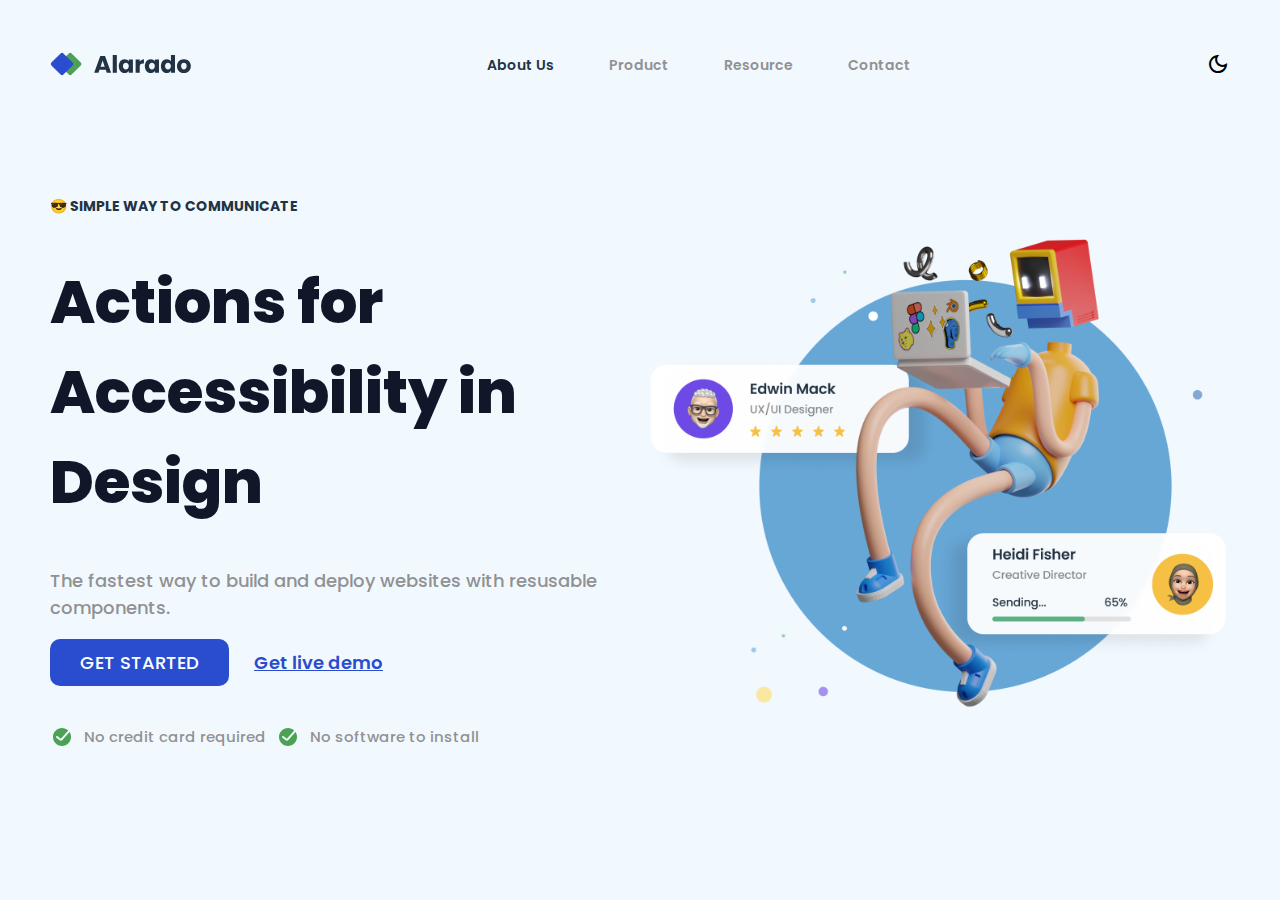
<file: dccl--responsive-simple-homepage/index.html>
<!DOCTYPE html>
<html lang="en">
<head>
    <meta charset="UTF-8">
    <meta name="viewport" content="width=device-width, initial-scale=1.0">
    <title>Alarado Home Page</title>
    <link href="https://fonts.googleapis.com/css2?family=Poppins:wght@400;500;600;700;800&display=swap" rel="stylesheet">
    <link rel="stylesheet" href="https://fonts.googleapis.com/css2?family=Material+Symbols+Outlined:opsz,wght,FILL,GRAD@24,400,0,0" />
    <link rel="stylesheet" href="css/style.css">
</head>
<body>
    <header class="header">
        <div class="header__logo">
            <img class="header__imagen" src="img/alarado-icon-homepage.svg" alt="img logo">
        </div>
        <div class="header__menuHamburguesa">
            <span id="menuHamburguesa" class="material-symbols-outlined">
                menu
            </span>
            <div id="menuDesplegado" class="menuDesplegado">
                <div class="close">
                    <span id="close" class="material-symbols-outlined">
                        close
                    </span>
                </div>
                <a href="#" class="header__menuDesplegado">About Us</a>
                <a href="#" class="header__menuDesplegado">Product</a>
                <a href="#" class="header__menuDesplegado">Resource</a>
                <a href="#" class="header__menuDesplegado">Contact</a>
                <div id="darkMode">
                    <span class="moon moon-desplegada material-symbols-outlined">
                        dark_mode
                    </span>
                </div>
            </div>
        </div>
        <nav class="header__navegacion">
            <a href="#" class="header__link">About Us</a>
            <a href="#" class="header__link">Product</a>
            <a href="#" class="header__link">Resource</a>
            <a href="#" class="header__link">Contact</a>
        </nav>
        <div id="darkMode2">
            <span class="moon2 material-symbols-outlined">
                dark_mode
            </span>
        </div>
    </header>
    <main class="hero">
        <div class="hero__contenido">
            <h4 class="hero__h4">😎  Simple way to communicate</h4>
            <h1 class="hero__principal">Actions for Accessibility in Design</h1>
            <p class="hero__parrafo">The fastest way to build and deploy websites with resusable components.</p>
            <div class="hero__botones">
                <button class="hero__botonPrincipal">Get Started</button>
                <button class="hero__botonSecundario">Get live demo</button>
            </div>
            <div class="hero__beneficios">
                <img class="hero__icono" src="img/Done_ring_round_fill.svg" alt="">
                <h5 class="hero__beneficio">No credit card required</h5>
                <img class="hero__icono" src="img/Done_ring_round_fill.svg" alt="">
                <h5 class="hero__beneficio">No software to install</h5>
            </div>
        </div>
        <img class="hero__imagen" src="img/hero-image-simple-homepage.png" alt="img hero">
    </main>


    <script src="js/app.js"></script>
</body>
</html>
</file>
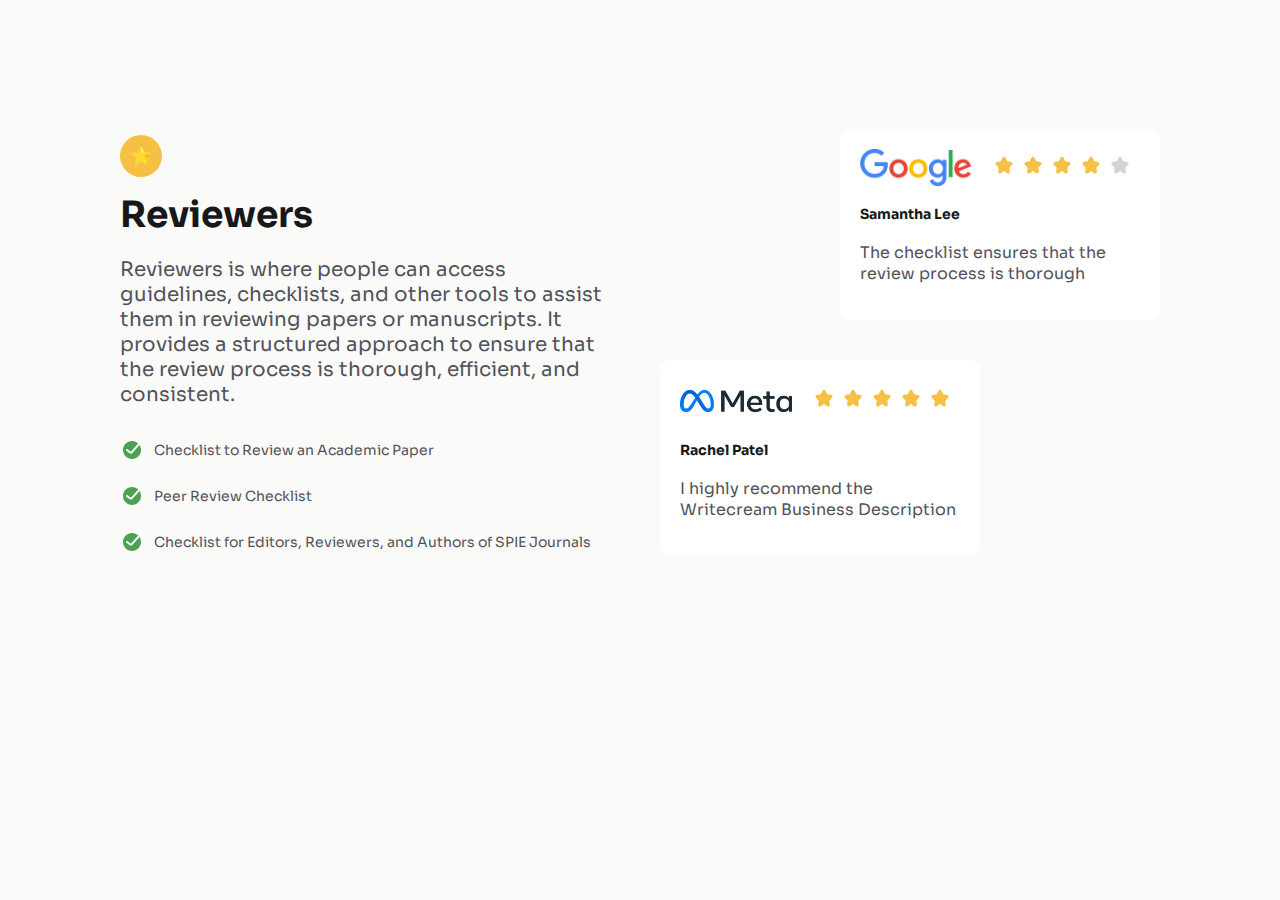
<file: dccl--responsive-testimonial-page/index.html>
<!DOCTYPE html>
<html lang="en">
<head>
    <meta charset="UTF-8">
    <meta name="viewport" content="width=device-width, initial-scale=1.0">
    <title>Testimonial Page</title>
    <link href="https://fonts.googleapis.com/css2?family=Sora:wght@300;400;500&display=swap" rel="stylesheet">
    <link rel="stylesheet" href="css/style.css">
</head>
<body>
    <main class="contenedor">
        <section class="contenido">
            <h2 class="contenido__emoji">⭐️</h2>
            <h1 class="contenido__titulo">Reviewers</h1>
            <p class="contenido__info">Reviewers is where people can access guidelines, checklists, and other tools to assist them in reviewing papers or manuscripts. It provides a structured approach to ensure that the review process is thorough, efficient, and consistent.</p>
            <div class="ventajas">
                <div class="ventaja">
                    <img class="ventaja__icono" src="img/Done_ring_round_fill.svg" alt="icono 1">
                    <h3 class="ventaja__contenido">Checklist to Review an Academic Paper</h3>
                </div>
                <div class="ventaja">
                    <img class="ventaja__icono" src="img/Done_ring_round_fill.svg" alt="icono 2">
                    <h3 class="ventaja__contenido">Peer Review Checklist</h3>
                </div>
                <div class="ventaja">
                    <img class="ventaja__icono" src="img/Done_ring_round_fill.svg" alt="icono 3">
                    <h3 class="ventaja__contenido">Checklist for Editors, Reviewers, and Authors of SPIE Journals</h3>
                </div>
            </div>
        </section>
        <div class="bloques">
            <div class="bloque bloque1">
                <div class="marca">
                    <img class="marca__imagen" src="img/google-testimonial.png" alt="">
                    <div class="marca__iconos">
                        <img src="img/Star_fill.svg" alt="" class="marca__icono">
                        <img src="img/Star_fill.svg" alt="" class="marca__icono">
                        <img src="img/Star_fill.svg" alt="" class="marca__icono">
                        <img src="img/Star_fill.svg" alt="" class="marca__icono">
                        <img src="img/Star_fill_gray.svg" alt="" class="marca__icono">
                    </div>
                </div>
                <div class="cliente">
                    <h4 class="cliente__nombre">Samantha Lee</h4>
                    <p class="cliente__opinion">The checklist ensures that the review process is thorough</p>
                </div>
            </div>
            <div class="bloque bloque2">
                <div class="marca">
                    <img class="marca__imagen" src="img/meta-testimonial.png" alt="">
                    <div class="marca__iconos">
                        <img src="img/Star_fill.svg" alt="" class="marca__icono">
                        <img src="img/Star_fill.svg" alt="" class="marca__icono">
                        <img src="img/Star_fill.svg" alt="" class="marca__icono">
                        <img src="img/Star_fill.svg" alt="" class="marca__icono">
                        <img src="img/Star_fill.svg" alt="" class="marca__icono">
                    </div>
                </div>
                <div class="cliente">
                    <h4 class="cliente__nombre">Rachel Patel</h4>
                    <p class="cliente__opinion">I highly recommend the Writecream Business Description</p>
                </div>
            </div>
        </div>
    </main>
</body>
</html>
</file>
<file: dccl--responsive-simple-homepage/css/style.css>
:root {
    /* COLORES */
    --negro: #111729;
    --gris: #223344;
    --grisClaro: #909193;
    --semiBlanco: #F2F9FE;
    --blanco: #fff;
    --verde: #4CA154;
    --azul: #2A4DD0;

    /* FUENTES */
    --principal: 'Poppins', sans-serif;

    /* SEPARACION */
    --separacion: 5rem;
}
.todo {
    background-color: #111729;
}
.todo h1 {
    color: #F2F9FE;
}
.todo a:first-of-type {
    color: #F2F9FE;
}
.todo span {
    color: #F2F9FE;
}
.todo .menuDesplegado {
    background-color: #111729;
}


html {
    box-sizing: border-box;
    font-size: 62.5%;
}
*, *:before, *:after {
    box-sizing: inherit;
}
.white {
    color: white;
}
body {
    font-family: var(--principal);
    font-size: 1.8rem;
    margin: var(--separacion);
    background-color: var(--semiBlanco);
}
h1 {
    color: var(--negro);
    font-size: 6rem;
    font-weight: 800;
}

a {
    text-decoration: none;
    color: var(--grisClaro);
}

img {
    max-width: 100%;
    display: block;
}
button {
    all: unset;
}
/* UTILIDADES */

.contenedor {
    max-width: 120rem;
    margin: 0 auto;
    width: 90%;
}

/* HEADER */
@media (max-width: 1020px) {
    .header__navegacion .header__link {
        display: none;
    }
    .header__menuHamburguesa {
        display: flex;
        flex-direction: column;
        align-items: center;
    }
    .header__menuHamburguesa span {
        display: block;
    }
    .material-symbols-outlined {
        font-size: 36px;
        cursor: pointer;
    }
    .menuDesplegado {
        background-color: #fff;
        display: flex;
        flex-direction: column;
        align-items: center;
        height: 740px;
        padding: 40px;
        position: absolute;
        display: none;
    }
    .close {
        text-align: end;
        margin-bottom: 20px;
        display: block;

    }
    .mostrarNav {
        display: block;
    }
    .ocultarNav {
        display: none;
    }
    
    .header__menuDesplegado {
        font-size: 45px;
    }
    .moon {
        display: none;
    }
    .moon-desplegada {
        text-align: center;
    }
    .moon2 {
        display: none;
    }

}
@media (min-width: 1024px) {
    .header__menuHamburguesa {
        display: none;
    }
    .header__navegacion {
        display: block;
    }
    .menuDesplegado {
        display: none;
    }
    .close {
        display: none;
    }
    .moon2 {
        display: block;
        cursor: pointer;

    }
}
.header {
    display: flex;
    align-items: center;
    flex-direction: row;
    justify-content: space-between;
    margin-bottom: calc(var(--separacion) * 2);
}
.header__link {
    font-size: 1.4rem;
    font-weight: 600;
    margin-right: var(--separacion);
}
a:first-of-type {
    color: var(--gris);
}
a:last-of-type {
    margin-right: 0;
}

/* HERO */

@media (min-width: 1024px) {
    .hero {
        display: flex;
        align-items: center;
        justify-content: space-between;
        gap: 20px;
    }
    .hero__imagen {
        width: 50%;
    }
}

@media (max-width: 1000px) {
    .hero {
        display: flex;
        flex-direction: column-reverse;
    }
}

.moon {
    cursor: pointer;
}
.whiteMoon {
    color: #fff;
}

.hero__h4 {
    text-transform: uppercase;
    color: var(--gris);
    font-size: 1.4rem;
}
.hero__parrafo {
    color: var(--grisClaro);
    font-weight: 500;
    font-size: 1.8rem;
}

.hero__botonPrincipal {
    background-color: var(--azul);
    border-radius: 1rem;
    text-transform: uppercase;
    color: var(--blanco);
    padding: 1rem 3rem;
    font-weight: 500;
    margin-right: 2rem;
    cursor: pointer;
}
.hero__botonSecundario {
    color: var(--azul);
    text-decoration: underline;
    font-weight: 600;
    cursor: pointer;
}
.hero__beneficios {
    display: flex;
    flex-direction: row;
    margin-top: calc(var(--separacion) - 2rem);
}
.hero__beneficio {
    margin: 1rem;
    color: var(--grisClaro);
    font-weight: 500;
}
</file>
<file: dccl--responsive-testimonial-page/css/style.css>
:root {
    /* COLORES */
    --amarillo: #F5C044;
    --negro: #18181B;
    --gris: #52525A;
    --grisClaro: #D4D4D8;
    --blanco: #fff;
    --semiBlanco: #FAFAF9;

    /* FUENTE */    
    --principal: 'Sora', sans-serif;
}

html {
    font-size: 62.5%;
    box-sizing: border-box;
}
*, *:before, *:after {
    box-sizing: inherit;
}
body {
    font-family: var(--principal);
    margin: 0;
    font-size: 2rem;
    background-color: var(--semiBlanco);
}
h1 {
    font-size: 3.6rem;
}
h3 {
    font-size: 1.4rem;
    color: var(--gris);
    font-weight: 400;
}
.cliente__opinion {
    font-size: 1.6rem;
}
h4 {
    font-size: 1.4rem;
    color: var(--gris);
}
h1, h4 {
    color: var(--negro);

}
p {
    font-size: 2rem;
    color: var(--gris);
}

/* MAIN */

@media (min-width: 480px) {
    .contenedor {
        display: flex;
        flex-direction: column;
        margin: 0;
    }
}
@media (min-width: 1000px) {
    .contenedor {
        margin: 10rem;
        display: grid;
        grid-template-columns: repeat(2, 1fr);
    }
}

.contenido {
    display: flex;
    flex-direction: column;
    align-items: start;
    margin: 2rem;
}
.contenido__emoji {
    background-color: var(--amarillo);
    padding: 1rem;
    border-radius: 3rem;
    font-size: 1.8rem;
}
.contenido__titulo {
    margin: 0;
}

.ventaja {
    display: flex;
    flex-direction: row;
    align-items: center;
}
.ventaja__icono {
    margin-right: 1rem;
}

/* OPINIONES */
.bloques {
    display: flex;
    flex-direction: column;
    justify-content: center;
}
.bloque {
    background-color: var(--blanco);
    margin: 2rem;
    border-radius: 1rem;
    padding: 2rem;
}

.bloque1 {
    margin-left: 20rem;
}
.bloque2 {
    margin-right: 20rem;
}

.marca__imagen {
    width: 40%;
    margin-right: 2rem;
}

.marca {
    display: flex;
    flex-direction: row;
    align-items: center;
}
</file>
